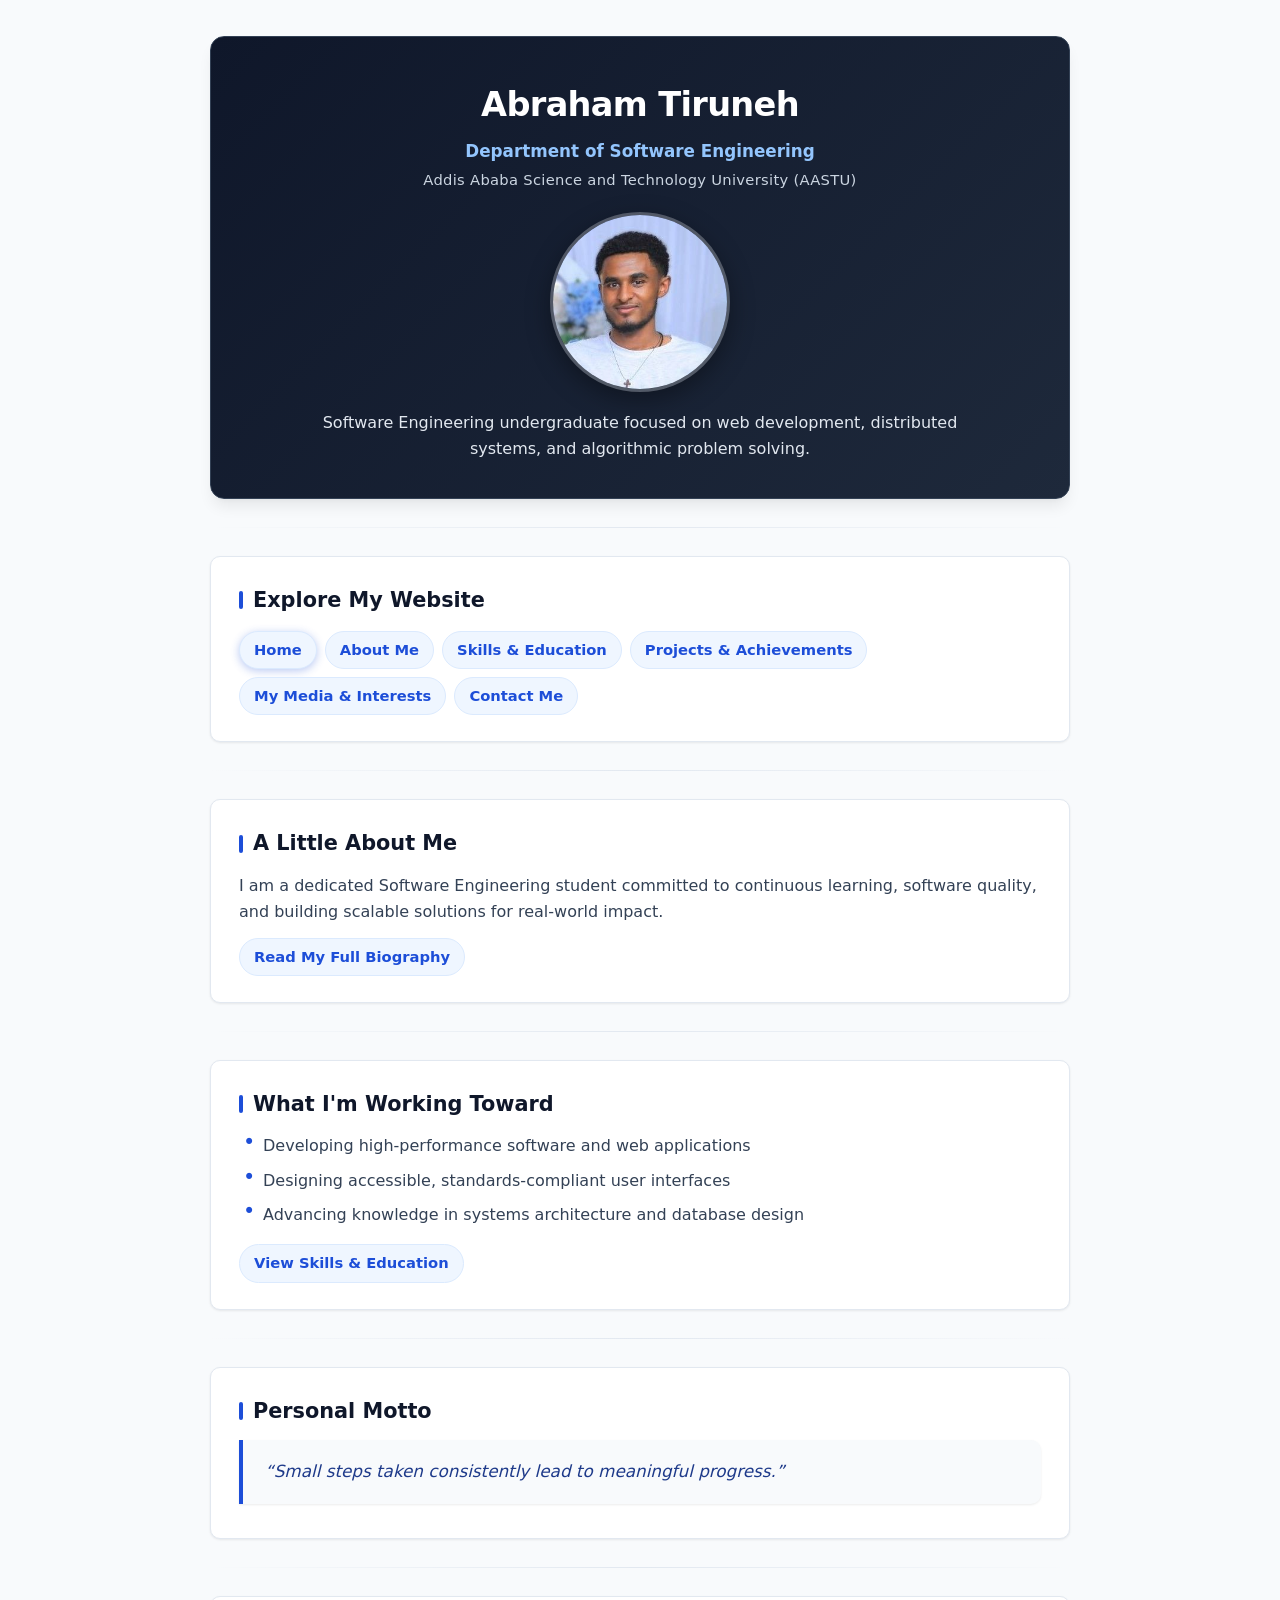
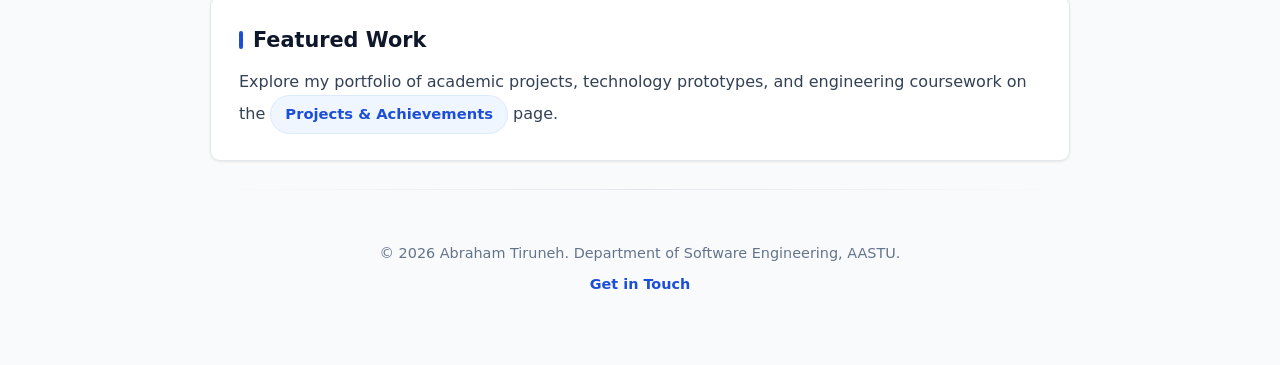
<file: index.html>
<!DOCTYPE html>
<html lang="en">
<head>
    <meta charset="UTF-8">
    <meta name="viewport" content="width=device-width, initial-scale=1.0">
    <title>Abraham Tiruneh | Software Engineering Portfolio</title>
    <link rel="stylesheet" href="style.css">
</head>
<body id="top">

    <header>
        <h1>Abraham Tiruneh</h1>
        <p><strong>Department of Software Engineering</strong></p>
        <p>Addis Ababa Science and Technology University (AASTU)</p>
        <img src="files/profile.jpg" alt="Profile photo of Abraham Tiruneh" width="180" height="180">
        <p>Software Engineering undergraduate focused on web development, distributed systems, and algorithmic problem solving.</p>
    </header>

    <hr>

    <main>
        <section>
            <h2>Explore My Website</h2>
            <nav>
                <a href="index.html">Home</a>
                <a href="about.html">About Me</a>
                <a href="skills.html">Skills &amp; Education</a>
                <a href="projects.html">Projects &amp; Achievements</a>
                <a href="media.html">My Media &amp; Interests</a>
                <a href="contact.html">Contact Me</a>
            </nav>
        </section>

        <hr>

        <section>
            <h2>A Little About Me</h2>
            <p>
                I am a dedicated Software Engineering student committed to continuous learning, software quality, 
                and building scalable solutions for real-world impact.
            </p>
            <p>
                <a href="about.html">Read My Full Biography</a>
            </p>
        </section>

        <hr>

        <section>
            <h2>What I'm Working Toward</h2>
            <ul>
                <li>Developing high-performance software and web applications</li>
                <li>Designing accessible, standards-compliant user interfaces</li>
                <li>Advancing knowledge in systems architecture and database design</li>
            </ul>
            <p>
                <a href="skills.html">View Skills &amp; Education</a>
            </p>
        </section>

        <hr>

        <section>
            <h2>Personal Motto</h2>
            <blockquote>
                <p>&ldquo;Small steps taken consistently lead to meaningful progress.&rdquo;</p>
            </blockquote>
        </section>

        <hr>

        <section>
            <h2>Featured Work</h2>
            <p>
                Explore my portfolio of academic projects, technology prototypes, and engineering coursework on the 
                <a href="projects.html">Projects &amp; Achievements</a> page.
            </p>
        </section>
    </main>

    <hr>

    <footer>
        <p>&copy; 2026 Abraham Tiruneh. Department of Software Engineering, AASTU.</p>
        <p><a href="contact.html">Get in Touch</a></p>
    </footer>

</body>
</html>
</file>
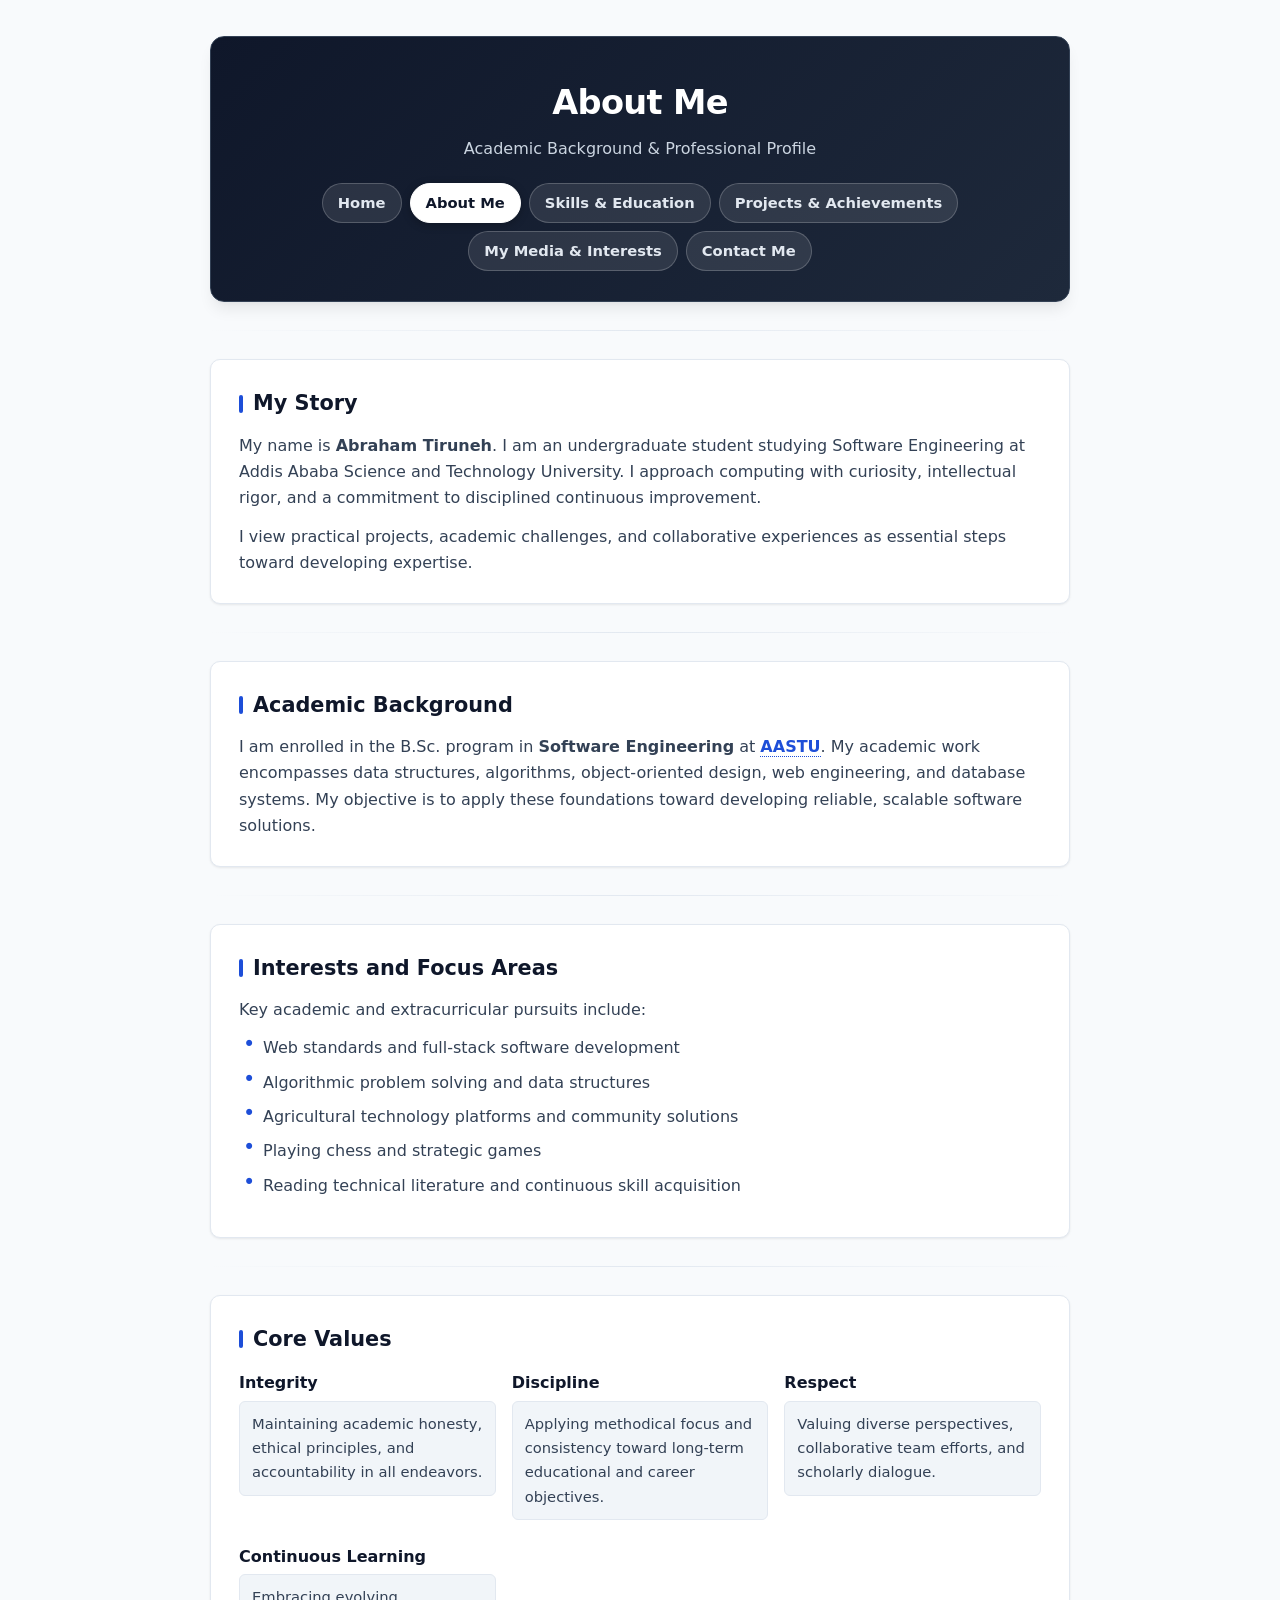
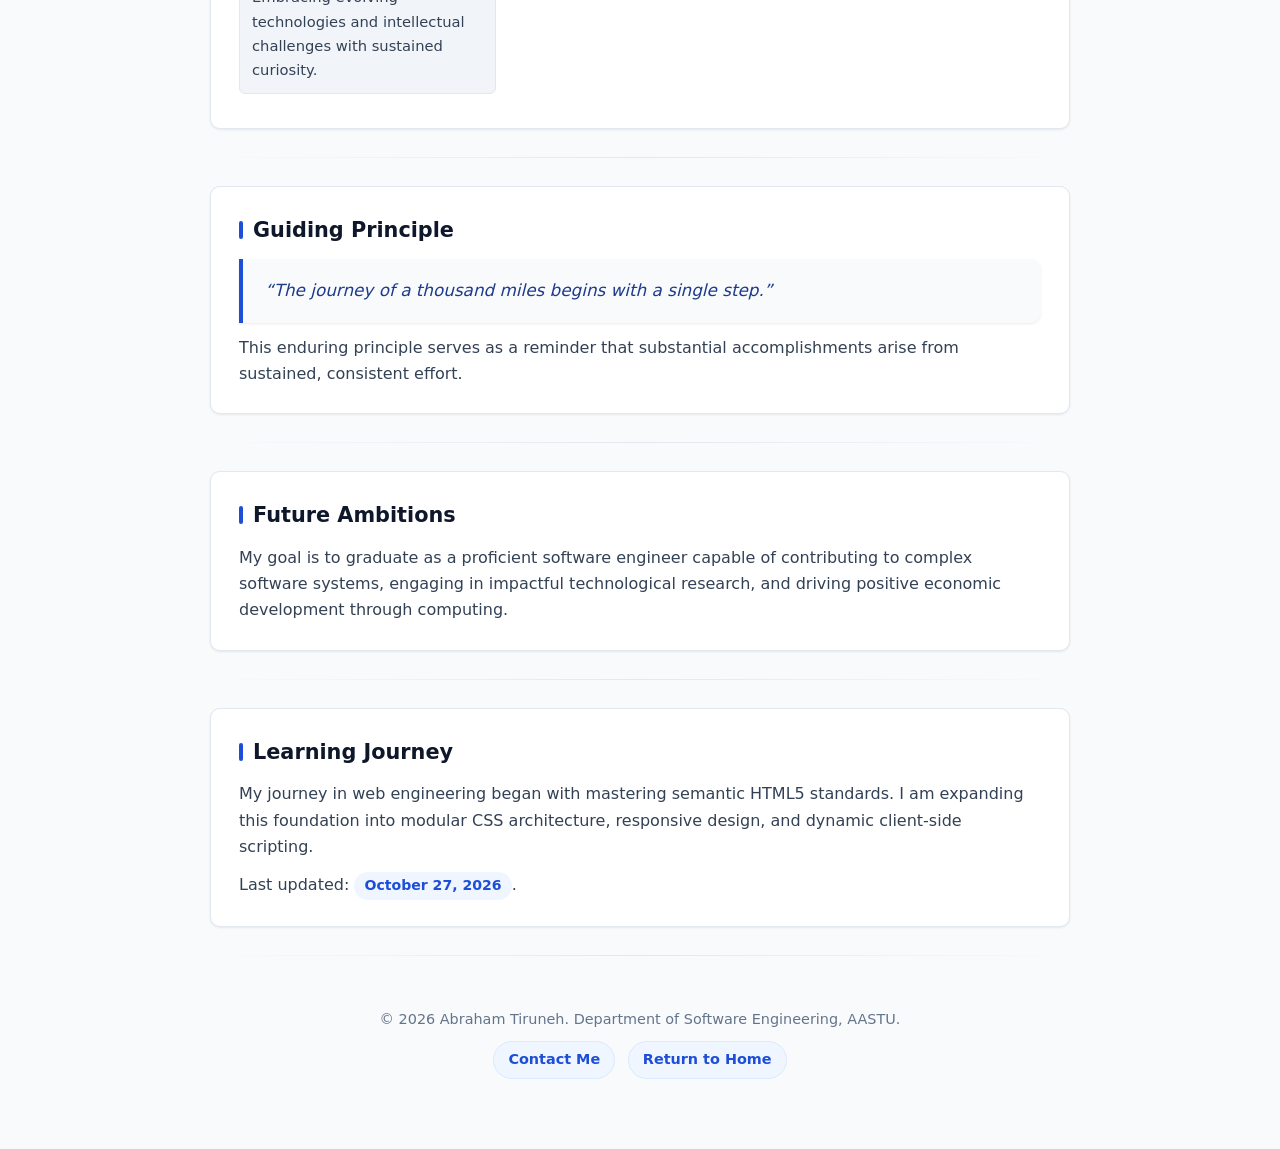
<file: about.html>
<!DOCTYPE html>
<html lang="en">
<head>
    <meta charset="UTF-8">
    <meta name="viewport" content="width=device-width, initial-scale=1.0">
    <title>About Me | Abraham Tiruneh</title>

    <style>
        :root {
            --bg-page: #f8fafc;
            --bg-card: #ffffff;
            --bg-subtle: #f1f5f9;
            --text-primary: #0f172a;
            --text-secondary: #334155;
            --text-muted: #64748b;
            --primary: #1d4ed8;
            --primary-hover: #1e40af;
            --primary-light: #eff6ff;
            --border: #e2e8f0;
            --shadow-sm: 0 1px 3px rgba(0, 0, 0, 0.05), 0 1px 2px rgba(0, 0, 0, 0.03);
            --shadow-md: 0 4px 6px -1px rgba(0, 0, 0, 0.07), 0 2px 4px -2px rgba(0, 0, 0, 0.05);
            --shadow-lg: 0 10px 15px -3px rgba(0, 0, 0, 0.08), 0 4px 6px -4px rgba(0, 0, 0, 0.04);
            --radius-md: 10px;
            --radius-lg: 14px;
            --radius-full: 9999px;
            --font-sans: system-ui, -apple-system, BlinkMacSystemFont, 'Segoe UI', Roboto, Helvetica, Arial, sans-serif;
            --transition: all 0.2s cubic-bezier(0.4, 0, 0.2, 1);
        }

        * {
            box-sizing: border-box;
            margin: 0;
            padding: 0;
        }

        body {
            background-color: var(--bg-page);
            color: var(--text-primary);
            font-family: var(--font-sans);
            line-height: 1.65;
            font-size: 16px;
            max-width: 900px;
            margin: 0 auto;
            padding: 36px 20px 60px 20px;
            -webkit-font-smoothing: antialiased;
        }

        hr {
            border: none;
            height: 1px;
            background: linear-gradient(to right, transparent, var(--border), transparent);
            margin: 28px 0;
        }

        header {
            background: linear-gradient(135deg, #0f172a 0%, #1e293b 100%);
            color: #ffffff;
            border-radius: var(--radius-lg);
            padding: 38px 32px 30px 32px;
            box-shadow: var(--shadow-lg);
            margin-bottom: 28px;
            text-align: center;
            border: 1px solid #334155;
        }

        header h1 {
            font-size: 2.1rem;
            font-weight: 800;
            letter-spacing: -0.02em;
            margin-bottom: 6px;
            color: #ffffff;
        }

        header p {
            color: #cbd5e1;
            font-size: 1rem;
            margin-bottom: 20px;
        }

        nav {
            display: flex;
            flex-wrap: wrap;
            gap: 8px;
            justify-content: center;
            align-items: center;
        }

        nav a {
            color: #e2e8f0;
            text-decoration: none;
            font-weight: 600;
            font-size: 0.92rem;
            padding: 7px 15px;
            background-color: rgba(255, 255, 255, 0.1);
            border: 1px solid rgba(255, 255, 255, 0.2);
            border-radius: var(--radius-full);
            transition: var(--transition);
        }

        nav a:hover {
            background-color: #ffffff;
            color: #0f172a;
            transform: translateY(-1px);
        }

        nav a[href="about.html"] {
            background-color: #ffffff;
            color: #0f172a;
            border-color: #ffffff;
            box-shadow: 0 2px 8px rgba(0, 0, 0, 0.25);
        }

        section {
            background: var(--bg-card);
            border: 1px solid var(--border);
            border-radius: var(--radius-md);
            padding: 26px 28px;
            box-shadow: var(--shadow-sm);
            margin-bottom: 22px;
            transition: var(--transition);
        }

        section:hover {
            box-shadow: var(--shadow-md);
            border-color: #cbd5e1;
        }

        h2 {
            font-size: 1.3rem;
            font-weight: 700;
            color: var(--text-primary);
            margin-bottom: 12px;
            display: flex;
            align-items: center;
            gap: 10px;
        }

        h2::before {
            content: "";
            display: inline-block;
            width: 4px;
            height: 18px;
            background: var(--primary);
            border-radius: 2px;
        }

        section p {
            color: var(--text-secondary);
            margin-bottom: 12px;
        }

        section p:last-child {
            margin-bottom: 0;
        }

        abbr {
            text-decoration: none;
            border-bottom: 1px dotted var(--primary);
            color: var(--primary);
            font-weight: 600;
            cursor: help;
        }

        ul {
            list-style: none;
            margin: 12px 0;
            display: grid;
            gap: 8px;
        }

        ul li {
            position: relative;
            padding-left: 24px;
            color: var(--text-secondary);
            font-weight: 500;
        }

        ul li::before {
            content: "•";
            position: absolute;
            left: 4px;
            top: -1px;
            color: var(--primary);
            font-size: 1.3rem;
            line-height: 1;
        }

        dl {
            display: grid;
            grid-template-columns: repeat(auto-fit, minmax(220px, 1fr));
            gap: 16px;
            margin-top: 14px;
        }

        dt {
            color: var(--text-primary);
            font-size: 1rem;
            font-weight: 700;
            margin-bottom: 4px;
        }

        dd {
            background-color: var(--bg-subtle);
            border: 1px solid var(--border);
            border-radius: 6px;
            padding: 10px 12px;
            color: var(--text-secondary);
            font-size: 0.92rem;
            margin-bottom: 8px;
        }

        blockquote {
            background: #f8fafc;
            border-left: 4px solid var(--primary);
            border-radius: 0 var(--radius-md) var(--radius-md) 0;
            padding: 18px 22px;
            margin: 12px 0;
            box-shadow: var(--shadow-sm);
        }

        blockquote p {
            color: #1e3a8a;
            font-size: 1.05rem;
            font-style: italic;
            font-weight: 500;
            margin: 0;
        }

        time {
            display: inline-block;
            background-color: var(--primary-light);
            color: var(--primary);
            font-weight: 600;
            padding: 2px 10px;
            border-radius: var(--radius-full);
            font-size: 0.88rem;
        }

        footer {
            text-align: center;
            padding-top: 24px;
            color: var(--text-muted);
            font-size: 0.9rem;
        }

        footer p {
            margin-bottom: 10px;
        }

        footer a {
            display: inline-flex;
            align-items: center;
            color: var(--primary);
            text-decoration: none;
            font-weight: 600;
            padding: 6px 14px;
            background-color: var(--primary-light);
            border: 1px solid #dbeafe;
            border-radius: var(--radius-full);
            margin: 0 4px;
            transition: var(--transition);
        }

        footer a:hover {
            background-color: var(--primary);
            color: #ffffff;
            border-color: var(--primary);
        }

        @media (max-width: 640px) {
            body {
                padding: 16px 14px 40px 14px;
            }
            header {
                padding: 28px 16px;
            }
            dl {
                grid-template-columns: 1fr;
            }
        }
    </style>
</head>
<body id="top">

    <header>
        <h1>About Me</h1>
        <p>Academic Background &amp; Professional Profile</p>
        <nav>
            <a href="index.html">Home</a>
            <a href="about.html">About Me</a>
            <a href="skills.html">Skills &amp; Education</a>
            <a href="projects.html">Projects &amp; Achievements</a>
            <a href="media.html">My Media &amp; Interests</a>
            <a href="contact.html">Contact Me</a>
        </nav>
    </header>

    <hr>

    <main>
        <section>
            <h2>My Story</h2>
            <p>
                My name is <strong>Abraham Tiruneh</strong>. I am an undergraduate student studying 
                Software Engineering at Addis Ababa Science and Technology University. I approach computing with curiosity, 
                intellectual rigor, and a commitment to disciplined continuous improvement.
            </p>
            <p>
                I view practical projects, academic challenges, and collaborative experiences as essential steps toward developing expertise.
            </p>
        </section>

        <hr>

        <section>
            <h2>Academic Background</h2>
            <p>
                I am enrolled in the B.Sc. program in <strong>Software Engineering</strong> at 
                <abbr title="Addis Ababa Science and Technology University">AASTU</abbr>. My academic work encompasses 
                data structures, algorithms, object-oriented design, web engineering, and database systems. 
                My objective is to apply these foundations toward developing reliable, scalable software solutions.
            </p>
        </section>

        <hr>

        <section>
            <h2>Interests and Focus Areas</h2>
            <p>Key academic and extracurricular pursuits include:</p>
            <ul>
                <li>Web standards and full-stack software development</li>
                <li>Algorithmic problem solving and data structures</li>
                <li>Agricultural technology platforms and community solutions</li>
                <li>Playing chess and strategic games</li>
                <li>Reading technical literature and continuous skill acquisition</li>
            </ul>
        </section>

        <hr>

        <section>
            <h2>Core Values</h2>
            <dl>
                <div>
                    <dt>Integrity</dt>
                    <dd>Maintaining academic honesty, ethical principles, and accountability in all endeavors.</dd>
                </div>

                <div>
                    <dt>Discipline</dt>
                    <dd>Applying methodical focus and consistency toward long-term educational and career objectives.</dd>
                </div>

                <div>
                    <dt>Respect</dt>
                    <dd>Valuing diverse perspectives, collaborative team efforts, and scholarly dialogue.</dd>
                </div>

                <div>
                    <dt>Continuous Learning</dt>
                    <dd>Embracing evolving technologies and intellectual challenges with sustained curiosity.</dd>
                </div>
            </dl>
        </section>

        <hr>

        <section>
            <h2>Guiding Principle</h2>
            <blockquote>
                <p>&ldquo;The journey of a thousand miles begins with a single step.&rdquo;</p>
            </blockquote>
            <p>
                This enduring principle serves as a reminder that substantial accomplishments arise from sustained, consistent effort.
            </p>
        </section>

        <hr>

        <section>
            <h2>Future Ambitions</h2>
            <p>
                My goal is to graduate as a proficient software engineer capable of contributing to complex software systems, 
                engaging in impactful technological research, and driving positive economic development through computing.
            </p>
        </section>

        <hr>

        <section>
            <h2>Learning Journey</h2>
            <p>
                My journey in web engineering began with mastering semantic HTML5 standards. I am expanding this foundation 
                into modular CSS architecture, responsive design, and dynamic client-side scripting.
            </p>
            <p>
                Last updated: <time datetime="2026-10-27">October 27, 2026</time>.
            </p>
        </section>
    </main>

    <hr>

    <footer>
        <p>&copy; 2026 Abraham Tiruneh. Department of Software Engineering, AASTU.</p>
        <p>
            <a href="contact.html">Contact Me</a>
            <a href="index.html">Return to Home</a>
        </p>
    </footer>

</body>
</html>
</file>
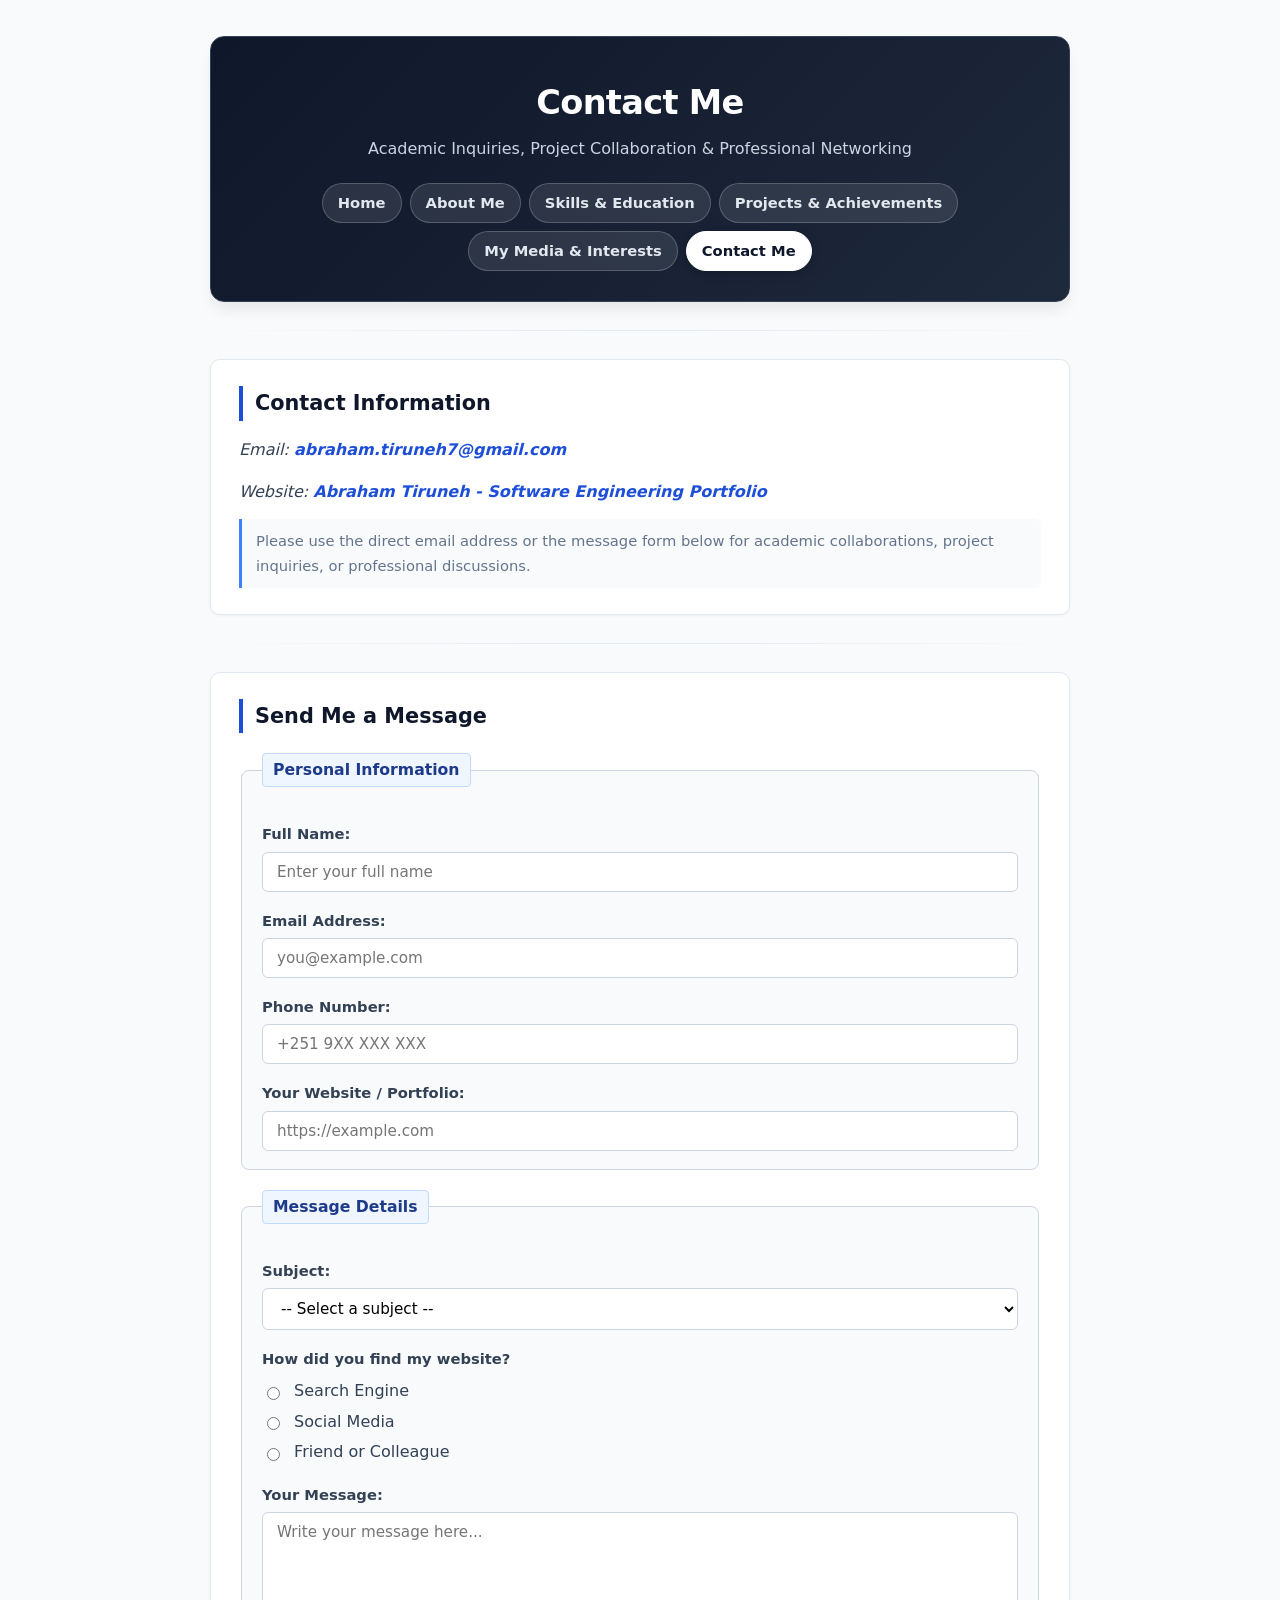
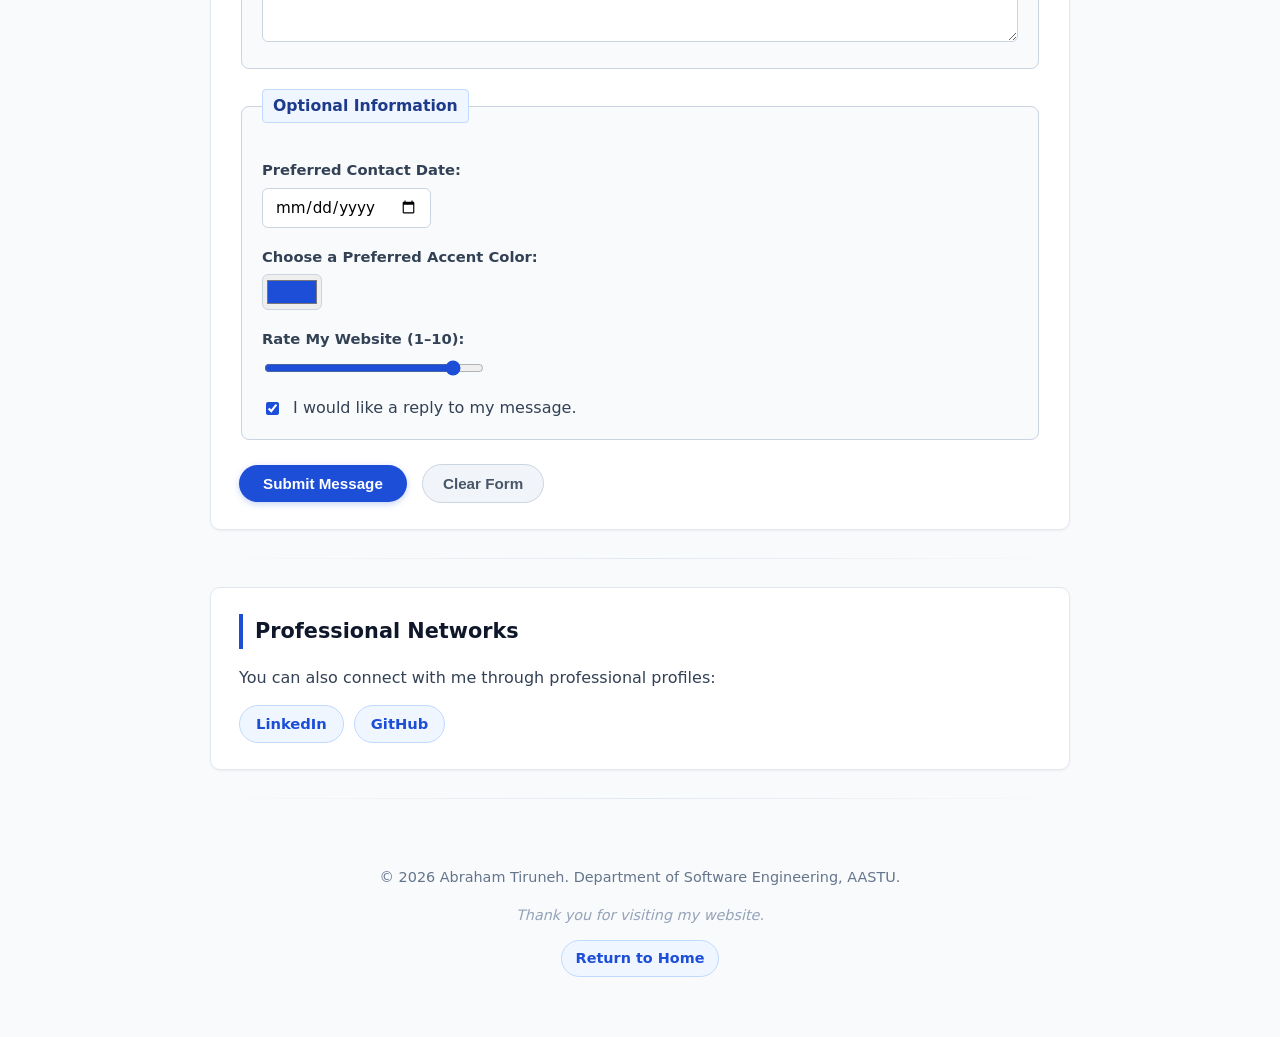
<file: contact.html>
<!DOCTYPE html>
<html lang="en">
<head>
    <meta charset="UTF-8">
    <meta name="viewport" content="width=device-width, initial-scale=1.0">
    <title>Contact Me | Abraham Tiruneh</title>
</head>
<body id="top" style="background-color: #f8fafc; color: #0f172a; font-family: system-ui, -apple-system, BlinkMacSystemFont, 'Segoe UI', Roboto, Helvetica, Arial, sans-serif; line-height: 1.65; font-size: 16px; max-width: 900px; margin: 0 auto; padding: 36px 20px 60px 20px; box-sizing: border-box;">

    <header style="background: linear-gradient(135deg, #0f172a 0%, #1e293b 100%); color: #ffffff; border-radius: 14px; padding: 38px 32px 30px 32px; box-shadow: 0 10px 15px -3px rgba(0, 0, 0, 0.08); margin-bottom: 28px; text-align: center; border: 1px solid #334155;">
        <h1 style="font-size: 2.1rem; font-weight: 800; letter-spacing: -0.02em; margin: 0 0 6px 0; color: #ffffff;">Contact Me</h1>
        <p style="color: #cbd5e1; font-size: 1rem; margin: 0 0 20px 0;">Academic Inquiries, Project Collaboration &amp; Professional Networking</p>
        
        <nav style="display: flex; flex-wrap: wrap; gap: 8px; justify-content: center; align-items: center;">
            <a href="index.html" style="color: #e2e8f0; text-decoration: none; font-weight: 600; font-size: 0.92rem; padding: 7px 15px; background-color: rgba(255, 255, 255, 0.1); border: 1px solid rgba(255, 255, 255, 0.2); border-radius: 9999px;">Home</a>
            <a href="about.html" style="color: #e2e8f0; text-decoration: none; font-weight: 600; font-size: 0.92rem; padding: 7px 15px; background-color: rgba(255, 255, 255, 0.1); border: 1px solid rgba(255, 255, 255, 0.2); border-radius: 9999px;">About Me</a>
            <a href="skills.html" style="color: #e2e8f0; text-decoration: none; font-weight: 600; font-size: 0.92rem; padding: 7px 15px; background-color: rgba(255, 255, 255, 0.1); border: 1px solid rgba(255, 255, 255, 0.2); border-radius: 9999px;">Skills &amp; Education</a>
            <a href="projects.html" style="color: #e2e8f0; text-decoration: none; font-weight: 600; font-size: 0.92rem; padding: 7px 15px; background-color: rgba(255, 255, 255, 0.1); border: 1px solid rgba(255, 255, 255, 0.2); border-radius: 9999px;">Projects &amp; Achievements</a>
            <a href="media.html" style="color: #e2e8f0; text-decoration: none; font-weight: 600; font-size: 0.92rem; padding: 7px 15px; background-color: rgba(255, 255, 255, 0.1); border: 1px solid rgba(255, 255, 255, 0.2); border-radius: 9999px;">My Media &amp; Interests</a>
            <a href="contact.html" style="color: #0f172a; text-decoration: none; font-weight: 600; font-size: 0.92rem; padding: 7px 15px; background-color: #ffffff; border: 1px solid #ffffff; border-radius: 9999px; box-shadow: 0 2px 8px rgba(0, 0, 0, 0.25);">Contact Me</a>
        </nav>
    </header>

    <hr style="border: none; height: 1px; background: linear-gradient(to right, transparent, #e2e8f0, transparent); margin: 28px 0;">

    <main>
        <section style="background: #ffffff; border: 1px solid #e2e8f0; border-radius: 10px; padding: 26px 28px; box-shadow: 0 1px 3px rgba(0, 0, 0, 0.05); margin-bottom: 22px;">
            <h2 style="font-size: 1.3rem; font-weight: 700; color: #0f172a; margin: 0 0 14px 0; border-left: 4px solid #1d4ed8; padding-left: 12px;">Contact Information</h2>
            <p style="color: #334155; margin-bottom: 8px;">
                <em>Email: <a href="mailto:abraham.tiruneh7@gmail.com" style="color: #1d4ed8; font-weight: 600; text-decoration: none;">abraham.tiruneh7@gmail.com</a></em>
            </p>
            <p style="color: #334155; margin-bottom: 14px;">
                <em>Website: <a href="index.html" style="color: #1d4ed8; font-weight: 600; text-decoration: none;">Abraham Tiruneh - Software Engineering Portfolio</a></em>
            </p>
            <p style="color: #64748b; font-size: 0.92rem; background: #f8fafc; padding: 10px 14px; border-left: 3px solid #3b82f6; border-radius: 0 6px 6px 0; margin: 0;">
                Please use the direct email address or the message form below for academic collaborations, project inquiries, or professional discussions.
            </p>
        </section>

        <hr style="border: none; height: 1px; background: linear-gradient(to right, transparent, #e2e8f0, transparent); margin: 28px 0;">

        <section style="background: #ffffff; border: 1px solid #e2e8f0; border-radius: 10px; padding: 26px 28px; box-shadow: 0 1px 3px rgba(0, 0, 0, 0.05); margin-bottom: 22px;">
            <h2 style="font-size: 1.3rem; font-weight: 700; color: #0f172a; margin: 0 0 20px 0; border-left: 4px solid #1d4ed8; padding-left: 12px;">Send Me a Message</h2>
            
            <form action="submit.php" method="post">
                <fieldset style="border: 1px solid #cbd5e1; border-radius: 8px; padding: 18px 20px; background: #f8fafc; margin-bottom: 20px;">
                    <legend style="font-weight: 700; color: #1e3a8a; font-size: 0.98rem; padding: 3px 10px; background: #eff6ff; border: 1px solid #bfdbfe; border-radius: 4px;">Personal Information</legend>

                    <p style="margin-bottom: 14px;">
                        <label for="fullName" style="font-weight: 600; color: #334155; font-size: 0.92rem;">Full Name:</label><br>
                        <input type="text" id="fullName" name="fullName" placeholder="Enter your full name" required style="width: 100%; box-sizing: border-box; padding: 10px 14px; border: 1px solid #cbd5e1; border-radius: 6px; font-size: 0.95rem; font-family: inherit; margin-top: 4px; background: #ffffff;">
                    </p>

                    <p style="margin-bottom: 14px;">
                        <label for="email" style="font-weight: 600; color: #334155; font-size: 0.92rem;">Email Address:</label><br>
                        <input type="email" id="email" name="email" placeholder="you@example.com" required style="width: 100%; box-sizing: border-box; padding: 10px 14px; border: 1px solid #cbd5e1; border-radius: 6px; font-size: 0.95rem; font-family: inherit; margin-top: 4px; background: #ffffff;">
                    </p>

                    <p style="margin-bottom: 14px;">
                        <label for="phone" style="font-weight: 600; color: #334155; font-size: 0.92rem;">Phone Number:</label><br>
                        <input type="tel" id="phone" name="phone" placeholder="+251 9XX XXX XXX" style="width: 100%; box-sizing: border-box; padding: 10px 14px; border: 1px solid #cbd5e1; border-radius: 6px; font-size: 0.95rem; font-family: inherit; margin-top: 4px; background: #ffffff;">
                    </p>

                    <p style="margin-bottom: 0;">
                        <label for="website" style="font-weight: 600; color: #334155; font-size: 0.92rem;">Your Website / Portfolio:</label><br>
                        <input type="url" id="website" name="website" placeholder="https://example.com" style="width: 100%; box-sizing: border-box; padding: 10px 14px; border: 1px solid #cbd5e1; border-radius: 6px; font-size: 0.95rem; font-family: inherit; margin-top: 4px; background: #ffffff;">
                    </p>
                </fieldset>

                <fieldset style="border: 1px solid #cbd5e1; border-radius: 8px; padding: 18px 20px; background: #f8fafc; margin-bottom: 20px;">
                    <legend style="font-weight: 700; color: #1e3a8a; font-size: 0.98rem; padding: 3px 10px; background: #eff6ff; border: 1px solid #bfdbfe; border-radius: 4px;">Message Details</legend>

                    <p style="margin-bottom: 14px;">
                        <label for="subject" style="font-weight: 600; color: #334155; font-size: 0.92rem;">Subject:</label><br>
                        <select id="subject" name="subject" required style="width: 100%; box-sizing: border-box; padding: 10px 14px; border: 1px solid #cbd5e1; border-radius: 6px; font-size: 0.95rem; font-family: inherit; margin-top: 4px; background: #ffffff;">
                            <option value="">-- Select a subject --</option>
                            <option value="general">General Inquiry</option>
                            <option value="collaboration">Project Collaboration</option>
                            <option value="academic">Academic Discussion</option>
                            <option value="feedback">Website Feedback</option>
                        </select>
                    </p>

                    <p style="margin-bottom: 14px;">
                        <strong style="color: #334155; font-size: 0.92rem;">How did you find my website?</strong><br>
                        <span style="display: block; margin-top: 6px;">
                            <input type="radio" id="find_search" name="find_source" value="search" style="accent-color: #1d4ed8; vertical-align: middle;">
                            <label for="find_search" style="margin-left: 6px; color: #334155;">Search Engine</label>
                        </span>
                        <span style="display: block; margin-top: 4px;">
                            <input type="radio" id="find_social" name="find_source" value="social" style="accent-color: #1d4ed8; vertical-align: middle;">
                            <label for="find_social" style="margin-left: 6px; color: #334155;">Social Media</label>
                        </span>
                        <span style="display: block; margin-top: 4px;">
                            <input type="radio" id="find_friend" name="find_source" value="friend" style="accent-color: #1d4ed8; vertical-align: middle;">
                            <label for="find_friend" style="margin-left: 6px; color: #334155;">Friend or Colleague</label>
                        </span>
                    </p>

                    <p style="margin-bottom: 0;">
                        <label for="message" style="font-weight: 600; color: #334155; font-size: 0.92rem;">Your Message:</label><br>
                        <textarea id="message" name="message" rows="6" cols="45" placeholder="Write your message here..." required style="width: 100%; box-sizing: border-box; padding: 10px 14px; border: 1px solid #cbd5e1; border-radius: 6px; font-size: 0.95rem; font-family: inherit; margin-top: 4px; background: #ffffff; resize: vertical;"></textarea>
                    </p>
                </fieldset>

                <fieldset style="border: 1px solid #cbd5e1; border-radius: 8px; padding: 18px 20px; background: #f8fafc; margin-bottom: 24px;">
                    <legend style="font-weight: 700; color: #1e3a8a; font-size: 0.98rem; padding: 3px 10px; background: #eff6ff; border: 1px solid #bfdbfe; border-radius: 4px;">Optional Information</legend>

                    <p style="margin-bottom: 14px;">
                        <label for="contact_date" style="font-weight: 600; color: #334155; font-size: 0.92rem;">Preferred Contact Date:</label><br>
                        <input type="date" id="contact_date" name="contact_date" style="padding: 9px 12px; border: 1px solid #cbd5e1; border-radius: 6px; font-size: 0.95rem; font-family: inherit; margin-top: 4px; background: #ffffff;">
                    </p>

                    <p style="margin-bottom: 14px;">
                        <label for="fav_color" style="font-weight: 600; color: #334155; font-size: 0.92rem;">Choose a Preferred Accent Color:</label><br>
                        <input type="color" id="fav_color" name="fav_color" value="#1d4ed8" style="height: 36px; width: 60px; border: 1px solid #cbd5e1; border-radius: 6px; vertical-align: middle; cursor: pointer; margin-top: 4px;">
                    </p>

                    <p style="margin-bottom: 14px;">
                        <label for="rating" style="font-weight: 600; color: #334155; font-size: 0.92rem;">Rate My Website (1–10):</label><br>
                        <input type="range" id="rating" name="rating" min="1" max="10" value="9" style="width: 220px; vertical-align: middle; margin-top: 6px; accent-color: #1d4ed8;">
                    </p>

                    <p style="margin-bottom: 0;">
                        <input type="checkbox" id="reply_requested" name="reply_requested" value="yes" checked style="accent-color: #1d4ed8; vertical-align: middle;">
                        <label for="reply_requested" style="margin-left: 6px; color: #334155; font-weight: 500;">I would like a reply to my message.</label>
                    </p>
                </fieldset>

                <p style="margin-bottom: 0;">
                    <input type="submit" value="Submit Message" style="background-color: #1d4ed8; color: #ffffff; font-weight: 600; font-size: 0.95rem; padding: 10px 24px; border: none; border-radius: 9999px; cursor: pointer; box-shadow: 0 2px 6px rgba(29, 78, 216, 0.25); margin-right: 10px;">
                    <input type="reset" value="Clear Form" style="background-color: #f1f5f9; color: #475569; font-weight: 600; font-size: 0.95rem; padding: 10px 20px; border: 1px solid #cbd5e1; border-radius: 9999px; cursor: pointer;">
                </p>
            </form>
        </section>

        <hr style="border: none; height: 1px; background: linear-gradient(to right, transparent, #e2e8f0, transparent); margin: 28px 0;">

        <section style="background: #ffffff; border: 1px solid #e2e8f0; border-radius: 10px; padding: 26px 28px; box-shadow: 0 1px 3px rgba(0, 0, 0, 0.05); margin-bottom: 22px;">
            <h2 style="font-size: 1.3rem; font-weight: 700; color: #0f172a; margin: 0 0 14px 0; border-left: 4px solid #1d4ed8; padding-left: 12px;">Professional Networks</h2>
            <p style="color: #334155; margin-bottom: 14px;">
                You can also connect with me through professional profiles:
            </p>
            <ul style="list-style: none; padding: 0; margin: 0; display: flex; gap: 10px; flex-wrap: wrap;">
                <li>
                    <a href="https://www.linkedin.com/" target="_blank" style="display: inline-flex; align-items: center; color: #1d4ed8; text-decoration: none; font-weight: 600; font-size: 0.92rem; padding: 6px 16px; background-color: #eff6ff; border: 1px solid #bfdbfe; border-radius: 9999px;">LinkedIn</a>
                </li>
                <li>
                    <a href="https://github.com/" target="_blank" style="display: inline-flex; align-items: center; color: #1d4ed8; text-decoration: none; font-weight: 600; font-size: 0.92rem; padding: 6px 16px; background-color: #eff6ff; border: 1px solid #bfdbfe; border-radius: 9999px;">GitHub</a>
                </li>
            </ul>
        </section>
    </main>

    <hr style="border: none; height: 1px; background: linear-gradient(to right, transparent, #e2e8f0, transparent); margin: 28px 0;">

    <footer style="text-align: center; padding-top: 24px; color: #64748b; font-size: 0.9rem;">
        <p style="margin-bottom: 6px;">&copy; 2026 Abraham Tiruneh. Department of Software Engineering, AASTU.</p>
        <p style="margin-bottom: 12px; color: #94a3b8; font-style: italic;">Thank you for visiting my website.</p>
        <p style="margin: 0;">
            <a href="index.html" style="display: inline-flex; align-items: center; color: #1d4ed8; text-decoration: none; font-weight: 600; padding: 6px 14px; background-color: #eff6ff; border: 1px solid #bfdbfe; border-radius: 9999px;">Return to Home</a>
        </p>
    </footer>

</body>
</html>
</file>
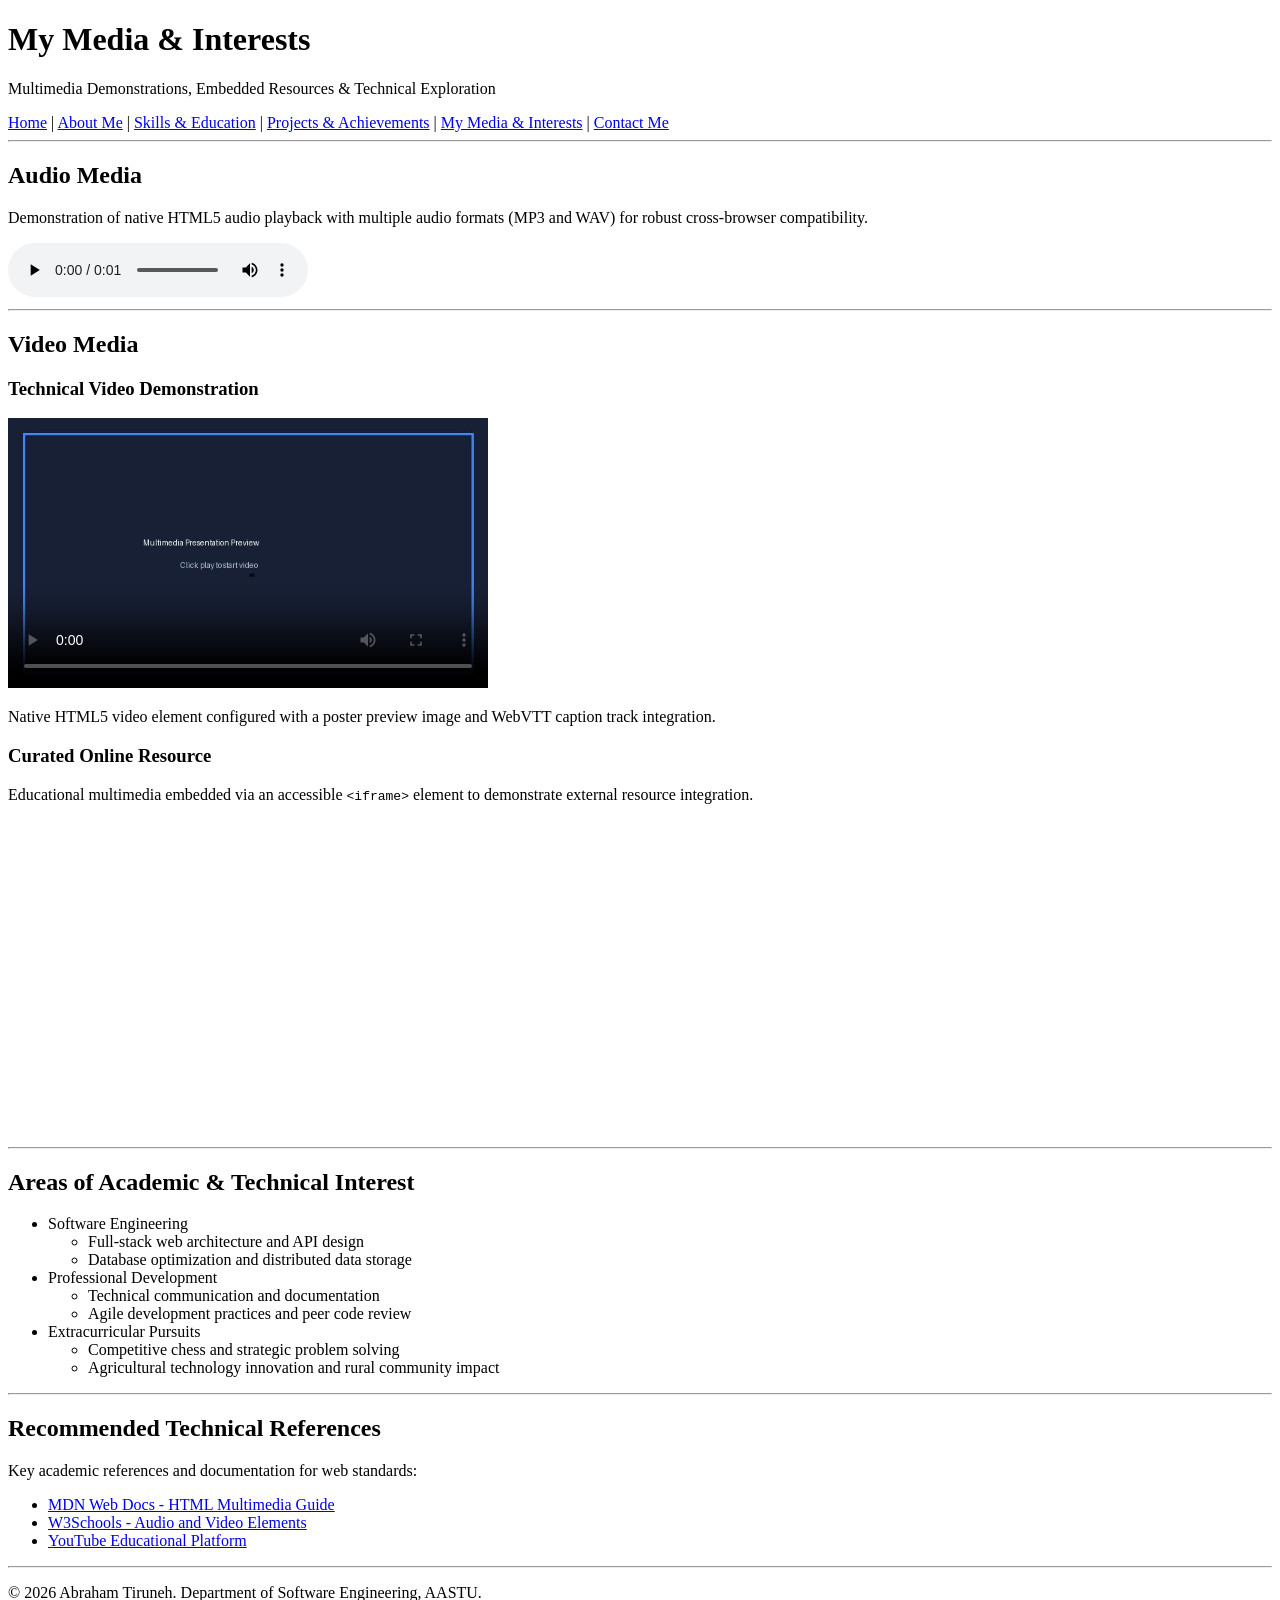
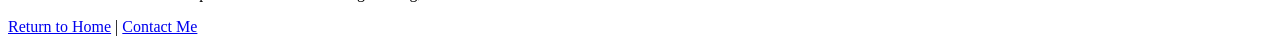
<file: media.html>
<!DOCTYPE html>
<html lang="en">
<head>
    <meta charset="UTF-8">
    <meta name="viewport" content="width=device-width, initial-scale=1.0">
    <title>My Media &amp; Interests | Abraham Tiruneh</title>
</head>
<body id="top">

    <header>
        <h1>My Media &amp; Interests</h1>
        <p>Multimedia Demonstrations, Embedded Resources &amp; Technical Exploration</p>
        <nav>
            <a href="index.html">Home</a> |
            <a href="about.html">About Me</a> |
            <a href="skills.html">Skills &amp; Education</a> |
            <a href="projects.html">Projects &amp; Achievements</a> |
            <a href="media.html">My Media &amp; Interests</a> |
            <a href="contact.html">Contact Me</a>
        </nav>
    </header>

    <hr>

    <main>
        <section>
            <h2>Audio Media</h2>
            <p>
                Demonstration of native HTML5 audio playback with multiple audio formats (MP3 and WAV) for robust cross-browser compatibility.
            </p>
            <audio controls>
                <source src="files/sound.mp3" type="audio/mpeg">
                <source src="files/sound.wav" type="audio/wav">
                Your browser does not support the audio element.
            </audio>
        </section>

        <hr>

        <section>
            <h2>Video Media</h2>

            <article>
                <h3>Technical Video Demonstration</h3>
                <video controls poster="files/preview.jpg" width="480">
                    <source src="files/movie.mp4" type="video/mp4">
                    <track src="files/captions.vtt" kind="captions" srclang="en" label="English" default>
                    Your browser does not support the video tag.
                </video>
                <p>
                    Native HTML5 video element configured with a poster preview image and WebVTT caption track integration.
                </p>
            </article>

            <article>
                <h3>Curated Online Resource</h3>
                <p>
                    Educational multimedia embedded via an accessible <code>&lt;iframe&gt;</code> element to demonstrate external resource integration.
                </p>
                <iframe width="560" height="315"
                        src="https://www.youtube.com/embed/lE6RYpe9IT0"
                        title="Relaxing Music with Nature Sounds"
                        frameborder="0"
                        allow="accelerometer; autoplay; clipboard-write; encrypted-media; gyroscope; picture-in-picture"
                        allowfullscreen>
                </iframe>
            </article>
        </section>

        <hr>

        <section>
            <h2>Areas of Academic &amp; Technical Interest</h2>
            <ul>
                <li>Software Engineering
                    <ul>
                        <li>Full-stack web architecture and API design</li>
                        <li>Database optimization and distributed data storage</li>
                    </ul>
                </li>
                <li>Professional Development
                    <ul>
                        <li>Technical communication and documentation</li>
                        <li>Agile development practices and peer code review</li>
                    </ul>
                </li>
                <li>Extracurricular Pursuits
                    <ul>
                        <li>Competitive chess and strategic problem solving</li>
                        <li>Agricultural technology innovation and rural community impact</li>
                    </ul>
                </li>
            </ul>
        </section>

        <hr>

        <section>
            <h2>Recommended Technical References</h2>
            <p>Key academic references and documentation for web standards:</p>
            <ul>
                <li><a href="https://developer.mozilla.org/en-US/docs/Web/HTML" target="_blank">MDN Web Docs - HTML Multimedia Guide</a></li>
                <li><a href="https://www.w3schools.com/html/" target="_blank">W3Schools - Audio and Video Elements</a></li>
                <li><a href="https://www.youtube.com/" target="_blank">YouTube Educational Platform</a></li>
            </ul>
        </section>
    </main>

    <hr>

    <footer>
        <p>&copy; 2026 Abraham Tiruneh. Department of Software Engineering, AASTU.</p>
        <p><a href="index.html">Return to Home</a> | <a href="contact.html">Contact Me</a></p>
    </footer>

</body>
</html>
</file>
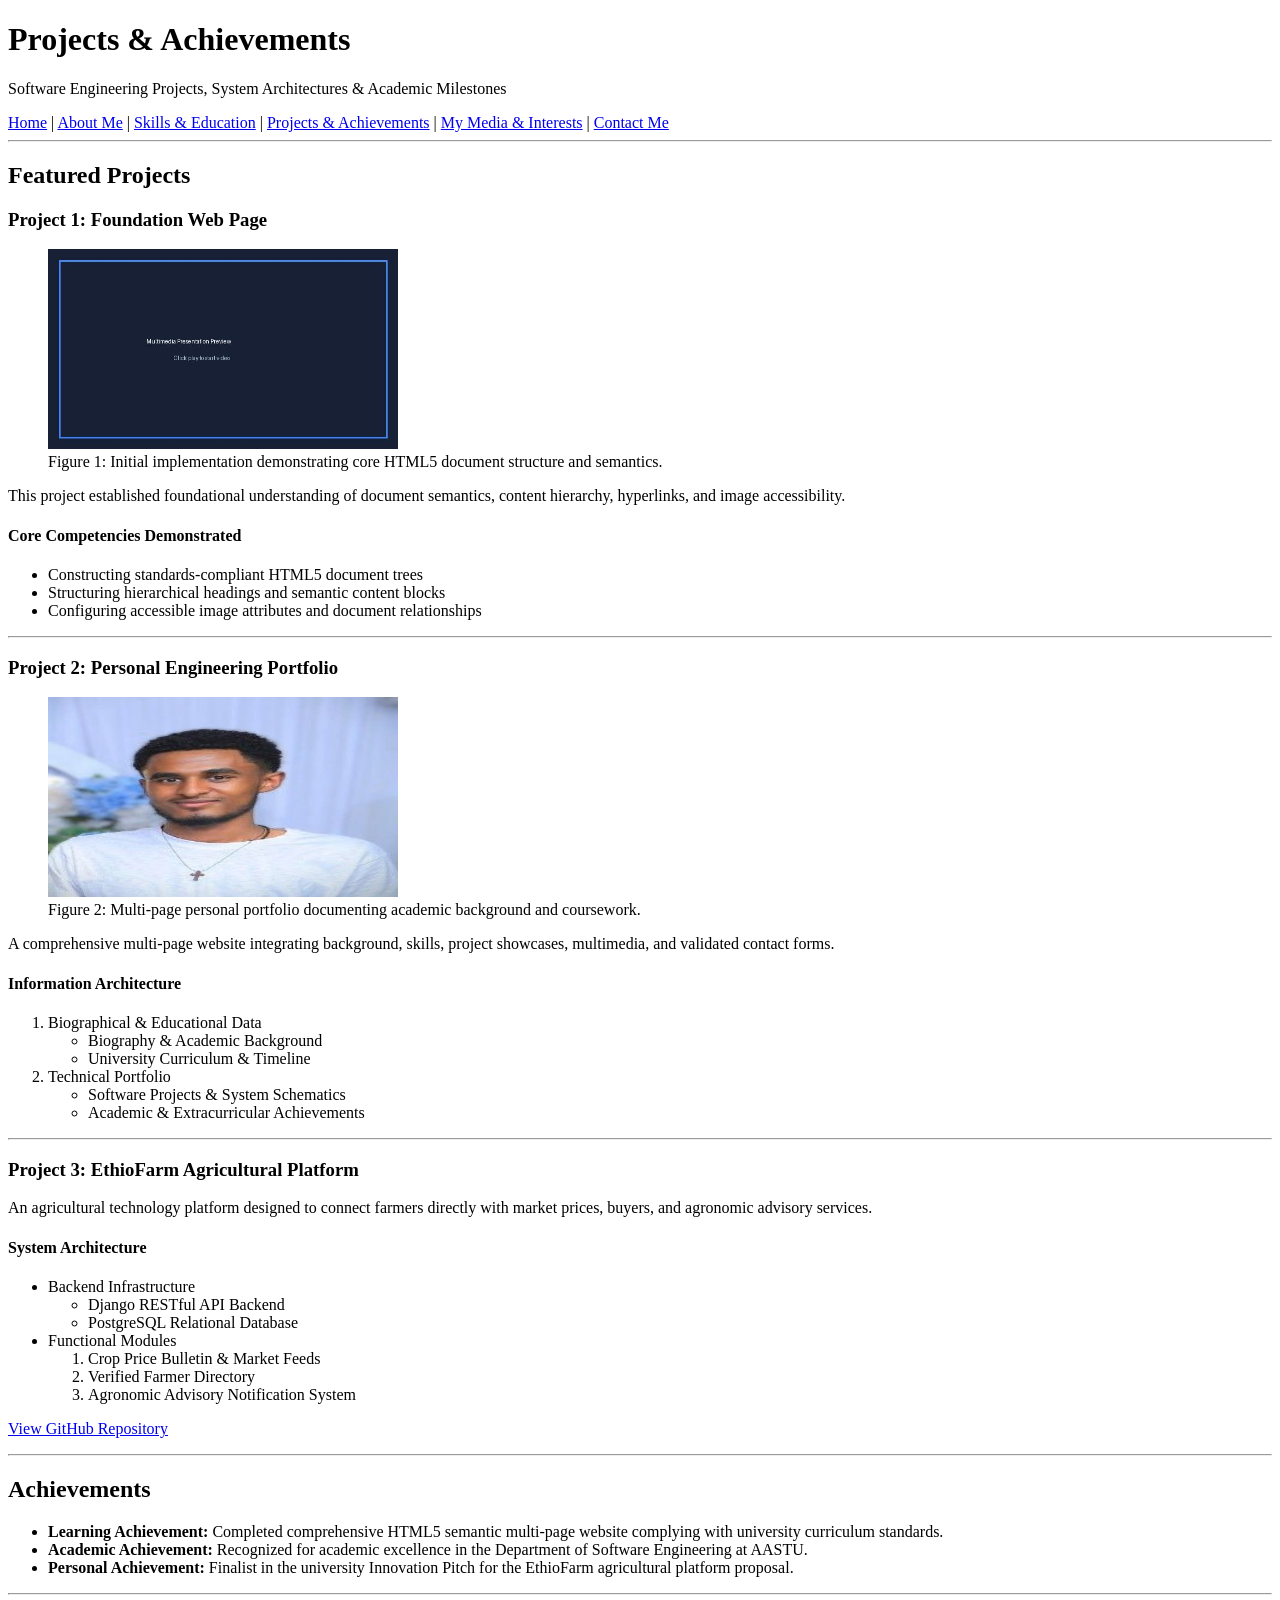
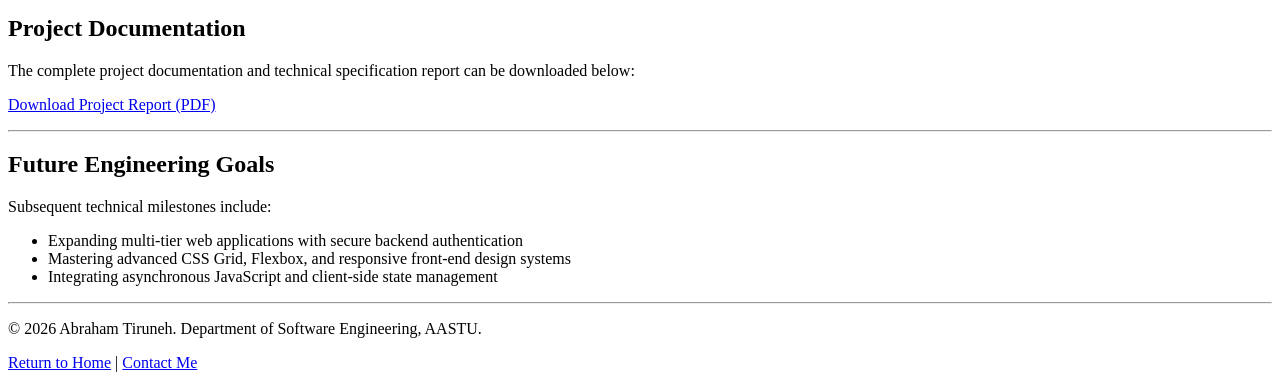
<file: projects.html>
<!DOCTYPE html>
<html lang="en">
<head>
    <meta charset="UTF-8">
    <meta name="viewport" content="width=device-width, initial-scale=1.0">
    <title>Projects &amp; Achievements | Abraham Tiruneh</title>
</head>
<body id="top">

    <header>
        <h1>Projects &amp; Achievements</h1>
        <p>Software Engineering Projects, System Architectures &amp; Academic Milestones</p>
        <nav>
            <a href="index.html">Home</a> |
            <a href="about.html">About Me</a> |
            <a href="skills.html">Skills &amp; Education</a> |
            <a href="projects.html">Projects &amp; Achievements</a> |
            <a href="media.html">My Media &amp; Interests</a> |
            <a href="contact.html">Contact Me</a>
        </nav>
    </header>

    <hr>

    <main>
        <section>
            <h2>Featured Projects</h2>

            <article>
                <h3>Project 1: Foundation Web Page</h3>
                <figure>
                    <img src="files/preview.jpg" alt="Preview of Foundation Web Page project" width="350" height="200">
                    <figcaption>Figure 1: Initial implementation demonstrating core HTML5 document structure and semantics.</figcaption>
                </figure>
                <p>
                    This project established foundational understanding of document semantics, content hierarchy, 
                    hyperlinks, and image accessibility.
                </p>
                <h4>Core Competencies Demonstrated</h4>
                <ul>
                    <li>Constructing standards-compliant HTML5 document trees</li>
                    <li>Structuring hierarchical headings and semantic content blocks</li>
                    <li>Configuring accessible image attributes and document relationships</li>
                </ul>
            </article>

            <hr>

            <article>
                <h3>Project 2: Personal Engineering Portfolio</h3>
                <figure>
                    <img src="files/profile.jpg" alt="Personal Website Project Screenshot" width="350" height="200">
                    <figcaption>Figure 2: Multi-page personal portfolio documenting academic background and coursework.</figcaption>
                </figure>
                <p>
                    A comprehensive multi-page website integrating background, skills, project showcases, multimedia, 
                    and validated contact forms.
                </p>
                <h4>Information Architecture</h4>
                <ol>
                    <li>Biographical &amp; Educational Data
                        <ul>
                            <li>Biography &amp; Academic Background</li>
                            <li>University Curriculum &amp; Timeline</li>
                        </ul>
                    </li>
                    <li>Technical Portfolio
                        <ul>
                            <li>Software Projects &amp; System Schematics</li>
                            <li>Academic &amp; Extracurricular Achievements</li>
                        </ul>
                    </li>
                </ol>
            </article>

            <hr>

            <article>
                <h3>Project 3: EthioFarm Agricultural Platform</h3>
                <p>
                    An agricultural technology platform designed to connect farmers directly with market prices, buyers, 
                    and agronomic advisory services.
                </p>
                <h4>System Architecture</h4>
                <ul>
                    <li>Backend Infrastructure
                        <ul>
                            <li>Django RESTful API Backend</li>
                            <li>PostgreSQL Relational Database</li>
                        </ul>
                    </li>
                    <li>Functional Modules
                        <ol>
                            <li>Crop Price Bulletin &amp; Market Feeds</li>
                            <li>Verified Farmer Directory</li>
                            <li>Agronomic Advisory Notification System</li>
                        </ol>
                    </li>
                </ul>
                <p>
                    <a href="https://github.com/" target="_blank">View GitHub Repository</a>
                </p>
            </article>
        </section>

        <hr>

        <section>
            <h2>Achievements</h2>
            <ul>
                <li><strong>Learning Achievement:</strong> Completed comprehensive HTML5 semantic multi-page website complying with university curriculum standards.</li>
                <li><strong>Academic Achievement:</strong> Recognized for academic excellence in the Department of Software Engineering at AASTU.</li>
                <li><strong>Personal Achievement:</strong> Finalist in the university Innovation Pitch for the EthioFarm agricultural platform proposal.</li>
            </ul>
        </section>

        <hr>

        <section>
            <h2>Project Documentation</h2>
            <p>
                The complete project documentation and technical specification report can be downloaded below:
            </p>
            <p>
                <a href="files/project-report.pdf" download="project-report.pdf">Download Project Report (PDF)</a>
            </p>
        </section>

        <hr>

        <section>
            <h2>Future Engineering Goals</h2>
            <p>Subsequent technical milestones include:</p>
            <ul>
                <li>Expanding multi-tier web applications with secure backend authentication</li>
                <li>Mastering advanced CSS Grid, Flexbox, and responsive front-end design systems</li>
                <li>Integrating asynchronous JavaScript and client-side state management</li>
            </ul>
        </section>
    </main>

    <hr>

    <footer>
        <p>&copy; 2026 Abraham Tiruneh. Department of Software Engineering, AASTU.</p>
        <p><a href="index.html">Return to Home</a> | <a href="contact.html">Contact Me</a></p>
    </footer>

</body>
</html>
</file>
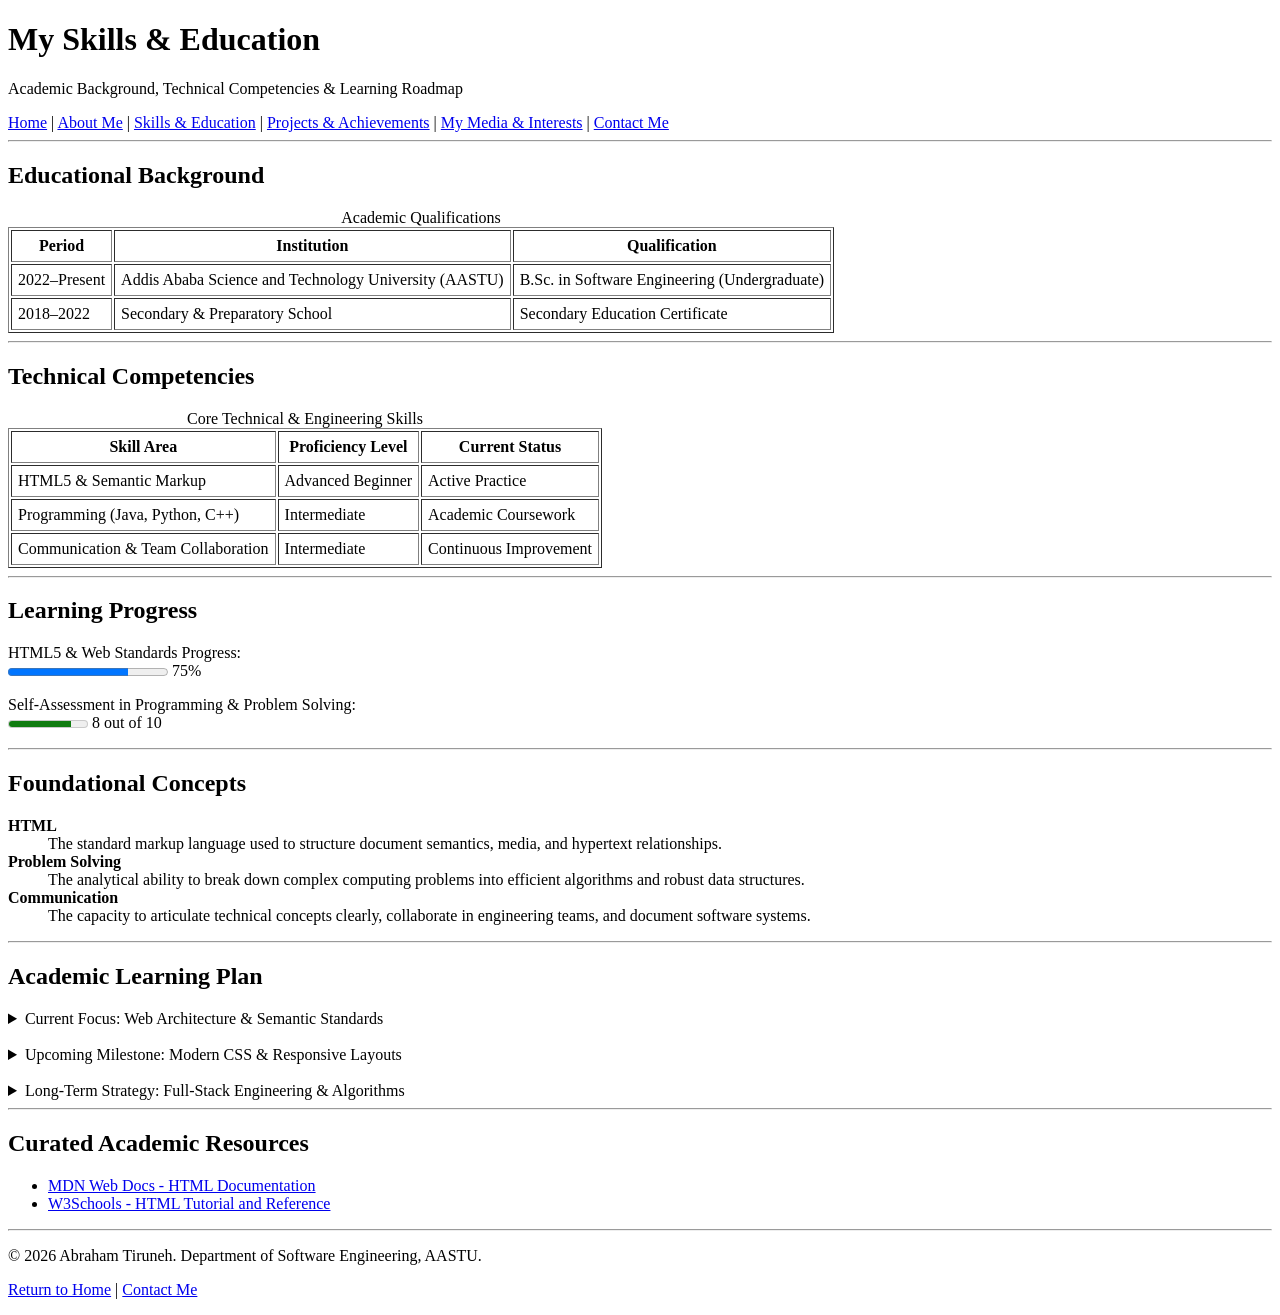
<file: skills.html>
<!DOCTYPE html>
<html lang="en">
<head>
    <meta charset="UTF-8">
    <meta name="viewport" content="width=device-width, initial-scale=1.0">
    <title>My Skills &amp; Education | Abraham Tiruneh</title>
</head>
<body id="top">

    <header>
        <h1>My Skills &amp; Education</h1>
        <p>Academic Background, Technical Competencies &amp; Learning Roadmap</p>
        <nav>
            <a href="index.html">Home</a> |
            <a href="about.html">About Me</a> |
            <a href="skills.html">Skills &amp; Education</a> |
            <a href="projects.html">Projects &amp; Achievements</a> |
            <a href="media.html">My Media &amp; Interests</a> |
            <a href="contact.html">Contact Me</a>
        </nav>
    </header>

    <hr>

    <main>
        <section>
            <h2>Educational Background</h2>
            <table border="1" cellpadding="6" cellspacing="2">
                <caption>Academic Qualifications</caption>
                <thead>
                    <tr>
                        <th>Period</th>
                        <th>Institution</th>
                        <th>Qualification</th>
                    </tr>
                </thead>
                <tbody>
                    <tr>
                        <td>2022–Present</td>
                        <td>Addis Ababa Science and Technology University (AASTU)</td>
                        <td>B.Sc. in Software Engineering (Undergraduate)</td>
                    </tr>
                    <tr>
                        <td>2018–2022</td>
                        <td>Secondary &amp; Preparatory School</td>
                        <td>Secondary Education Certificate</td>
                    </tr>
                </tbody>
            </table>
        </section>

        <hr>

        <section>
            <h2>Technical Competencies</h2>
            <table border="1" cellpadding="6" cellspacing="2">
                <caption>Core Technical &amp; Engineering Skills</caption>
                <thead>
                    <tr>
                        <th>Skill Area</th>
                        <th>Proficiency Level</th>
                        <th>Current Status</th>
                    </tr>
                </thead>
                <tbody>
                    <tr>
                        <td>HTML5 &amp; Semantic Markup</td>
                        <td>Advanced Beginner</td>
                        <td>Active Practice</td>
                    </tr>
                    <tr>
                        <td>Programming (Java, Python, C++)</td>
                        <td>Intermediate</td>
                        <td>Academic Coursework</td>
                    </tr>
                    <tr>
                        <td>Communication &amp; Team Collaboration</td>
                        <td>Intermediate</td>
                        <td>Continuous Improvement</td>
                    </tr>
                </tbody>
            </table>
        </section>

        <hr>

        <section>
            <h2>Learning Progress</h2>
            <p>
                <label for="html-progress">HTML5 &amp; Web Standards Progress:</label><br>
                <progress id="html-progress" value="75" max="100">75%</progress> 75%
            </p>
            <p>
                <label for="comp-skills">Self-Assessment in Programming &amp; Problem Solving:</label><br>
                <meter id="comp-skills" value="8" min="0" max="10">8 out of 10</meter> 8 out of 10
            </p>
        </section>

        <hr>

        <section>
            <h2>Foundational Concepts</h2>
            <dl>
                <dt><strong>HTML</strong></dt>
                <dd>The standard markup language used to structure document semantics, media, and hypertext relationships.</dd>

                <dt><strong>Problem Solving</strong></dt>
                <dd>The analytical ability to break down complex computing problems into efficient algorithms and robust data structures.</dd>

                <dt><strong>Communication</strong></dt>
                <dd>The capacity to articulate technical concepts clearly, collaborate in engineering teams, and document software systems.</dd>
            </dl>
        </section>

        <hr>

        <section>
            <h2>Academic Learning Plan</h2>
            <details>
                <summary>Current Focus: Web Architecture &amp; Semantic Standards</summary>
                <p>Mastering semantic HTML5 elements, accessible forms, audio and video embedding, table layouts, and modular web structure.</p>
            </details>
            <br>
            <details>
                <summary>Upcoming Milestone: Modern CSS &amp; Responsive Layouts</summary>
                <p>Studying CSS Box Model, Flexbox, CSS Grid, media queries, and component-based UI styling.</p>
            </details>
            <br>
            <details>
                <summary>Long-Term Strategy: Full-Stack Engineering &amp; Algorithms</summary>
                <p>Deepening knowledge of algorithmic problem solving, client-side JavaScript, backend APIs with Python/Django, and relational databases.</p>
            </details>
        </section>

        <hr>

        <section>
            <h2>Curated Academic Resources</h2>
            <ul>
                <li><a href="https://developer.mozilla.org/en-US/docs/Web/HTML" target="_blank">MDN Web Docs - HTML Documentation</a></li>
                <li><a href="https://www.w3schools.com/html/" target="_blank">W3Schools - HTML Tutorial and Reference</a></li>
            </ul>
        </section>
    </main>

    <hr>

    <footer>
        <p>&copy; 2026 Abraham Tiruneh. Department of Software Engineering, AASTU.</p>
        <p><a href="index.html">Return to Home</a> | <a href="contact.html">Contact Me</a></p>
    </footer>

</body>
</html>
</file>
<file: style.css>
:root {
    --bg-page: #f8fafc;
    --bg-card: #ffffff;
    --bg-card-subtle: #f1f5f9;
    --text-primary: #0f172a;
    --text-secondary: #334155;
    --text-muted: #64748b;
    --primary: #1d4ed8;
    --primary-hover: #1e40af;
    --primary-light: #eff6ff;
    --accent-emerald: #059669;
    --border: #e2e8f0;
    --shadow-sm: 0 1px 3px rgba(0, 0, 0, 0.05), 0 1px 2px rgba(0, 0, 0, 0.03);
    --shadow-md: 0 4px 6px -1px rgba(0, 0, 0, 0.07), 0 2px 4px -2px rgba(0, 0, 0, 0.05);
    --shadow-lg: 0 10px 15px -3px rgba(0, 0, 0, 0.08), 0 4px 6px -4px rgba(0, 0, 0, 0.04);
    --radius-sm: 6px;
    --radius-md: 10px;
    --radius-lg: 14px;
    --radius-full: 9999px;
    --font-sans: system-ui, -apple-system, BlinkMacSystemFont, 'Segoe UI', Roboto, Helvetica, Arial, sans-serif;
    --transition: all 0.2s cubic-bezier(0.4, 0, 0.2, 1);
}

* {
    box-sizing: border-box;
    margin: 0;
    padding: 0;
}

body {
    background-color: var(--bg-page);
    color: var(--text-primary);
    font-family: var(--font-sans);
    line-height: 1.65;
    font-size: 16px;
    max-width: 900px;
    margin: 0 auto;
    padding: 36px 20px 60px 20px;
    -webkit-font-smoothing: antialiased;
}

hr {
    border: none;
    height: 1px;
    background: linear-gradient(to right, transparent, var(--border), transparent);
    margin: 28px 0;
}

header {
    background: linear-gradient(135deg, #0f172a 0%, #1e293b 100%);
    color: #ffffff;
    border-radius: var(--radius-lg);
    padding: 40px 32px 36px 32px;
    text-align: center;
    box-shadow: var(--shadow-lg);
    position: relative;
    overflow: hidden;
    margin-bottom: 28px;
    border: 1px solid #334155;
}

header h1 {
    font-size: 2.1rem;
    font-weight: 800;
    letter-spacing: -0.02em;
    margin-bottom: 6px;
    color: #ffffff;
}

header p strong {
    display: inline-block;
    font-size: 1.05rem;
    color: #93c5fd;
    font-weight: 600;
    margin-bottom: 2px;
}

header p:nth-of-type(2) {
    font-size: 0.92rem;
    color: #cbd5e1;
    font-weight: 500;
    margin-bottom: 20px;
    letter-spacing: 0.02em;
}

header img {
    display: block;
    margin: 0 auto 18px auto;
    border-radius: 50%;
    border: 3px solid rgba(255, 255, 255, 0.25);
    box-shadow: 0 8px 24px rgba(0, 0, 0, 0.35);
    transition: var(--transition);
    object-fit: cover;
}

header img:hover {
    transform: scale(1.03);
    border-color: #60a5fa;
}

header p:last-of-type {
    max-width: 640px;
    margin: 0 auto;
    color: #e2e8f0;
    font-size: 1rem;
    line-height: 1.6;
}

nav {
    display: flex;
    flex-wrap: wrap;
    gap: 8px;
    align-items: center;
    margin-top: 14px;
}

nav a {
    color: var(--text-secondary);
    text-decoration: none;
    font-weight: 600;
    font-size: 0.92rem;
    padding: 7px 15px;
    background-color: var(--bg-card-subtle);
    border: 1px solid var(--border);
    border-radius: var(--radius-full);
    transition: var(--transition);
}

nav a:hover {
    background-color: var(--primary);
    color: #ffffff;
    border-color: var(--primary);
    transform: translateY(-1px);
    box-shadow: var(--shadow-sm);
}

nav a[href="index.html"] {
    background-color: var(--primary);
    color: #ffffff;
    border-color: var(--primary);
    box-shadow: 0 2px 8px rgba(29, 78, 216, 0.3);
}

section {
    background: var(--bg-card);
    border: 1px solid var(--border);
    border-radius: var(--radius-md);
    padding: 26px 28px;
    box-shadow: var(--shadow-sm);
    transition: var(--transition);
    margin-bottom: 22px;
}

section:hover {
    box-shadow: var(--shadow-md);
    border-color: #cbd5e1;
}

h2 {
    font-size: 1.3rem;
    font-weight: 700;
    color: var(--text-primary);
    margin-bottom: 12px;
    display: flex;
    align-items: center;
    gap: 10px;
}

h2::before {
    content: "";
    display: inline-block;
    width: 4px;
    height: 18px;
    background: var(--primary);
    border-radius: 2px;
}

section p {
    color: var(--text-secondary);
    margin-bottom: 12px;
}

section p:last-child {
    margin-bottom: 0;
}

section a[href$=".html"] {
    display: inline-flex;
    align-items: center;
    color: var(--primary);
    text-decoration: none;
    font-weight: 600;
    font-size: 0.92rem;
    padding: 6px 14px;
    background-color: var(--primary-light);
    border: 1px solid #dbeafe;
    border-radius: var(--radius-full);
    transition: var(--transition);
}

section a[href$=".html"]:hover {
    background-color: var(--primary);
    color: #ffffff;
    border-color: var(--primary);
}

section p a:not([href$=".html"]) {
    color: var(--primary);
    text-decoration: underline;
    text-underline-offset: 3px;
    font-weight: 600;
}

section p a:not([href$=".html"]):hover {
    color: var(--primary-hover);
}

ul {
    list-style: none;
    margin: 12px 0 16px 0;
    display: grid;
    gap: 8px;
}

ul li {
    position: relative;
    padding-left: 24px;
    color: var(--text-secondary);
    font-weight: 500;
}

ul li::before {
    content: "•";
    position: absolute;
    left: 4px;
    top: -1px;
    color: var(--primary);
    font-size: 1.3rem;
    line-height: 1;
}

blockquote {
    background: #f8fafc;
    border-left: 4px solid var(--primary);
    border-radius: 0 var(--radius-md) var(--radius-md) 0;
    padding: 18px 22px;
    margin: 8px 0;
    box-shadow: var(--shadow-sm);
}

blockquote p {
    color: #1e3a8a;
    font-style: italic;
    font-weight: 500;
    font-size: 1.05rem;
    margin: 0;
}

footer {
    text-align: center;
    padding-top: 24px;
    color: var(--text-muted);
    font-size: 0.9rem;
}

footer p {
    margin-bottom: 8px;
}

footer a {
    color: var(--primary);
    text-decoration: none;
    font-weight: 600;
    transition: var(--transition);
}

footer a:hover {
    text-decoration: underline;
}

@media (max-width: 640px) {
    body {
        padding: 16px 14px 40px 14px;
    }
    header {
        padding: 30px 18px;
    }
    header h1 {
        font-size: 1.7rem;
    }
    nav {
        justify-content: center;
    }
    section {
        padding: 20px 18px;
    }
}
</file>
